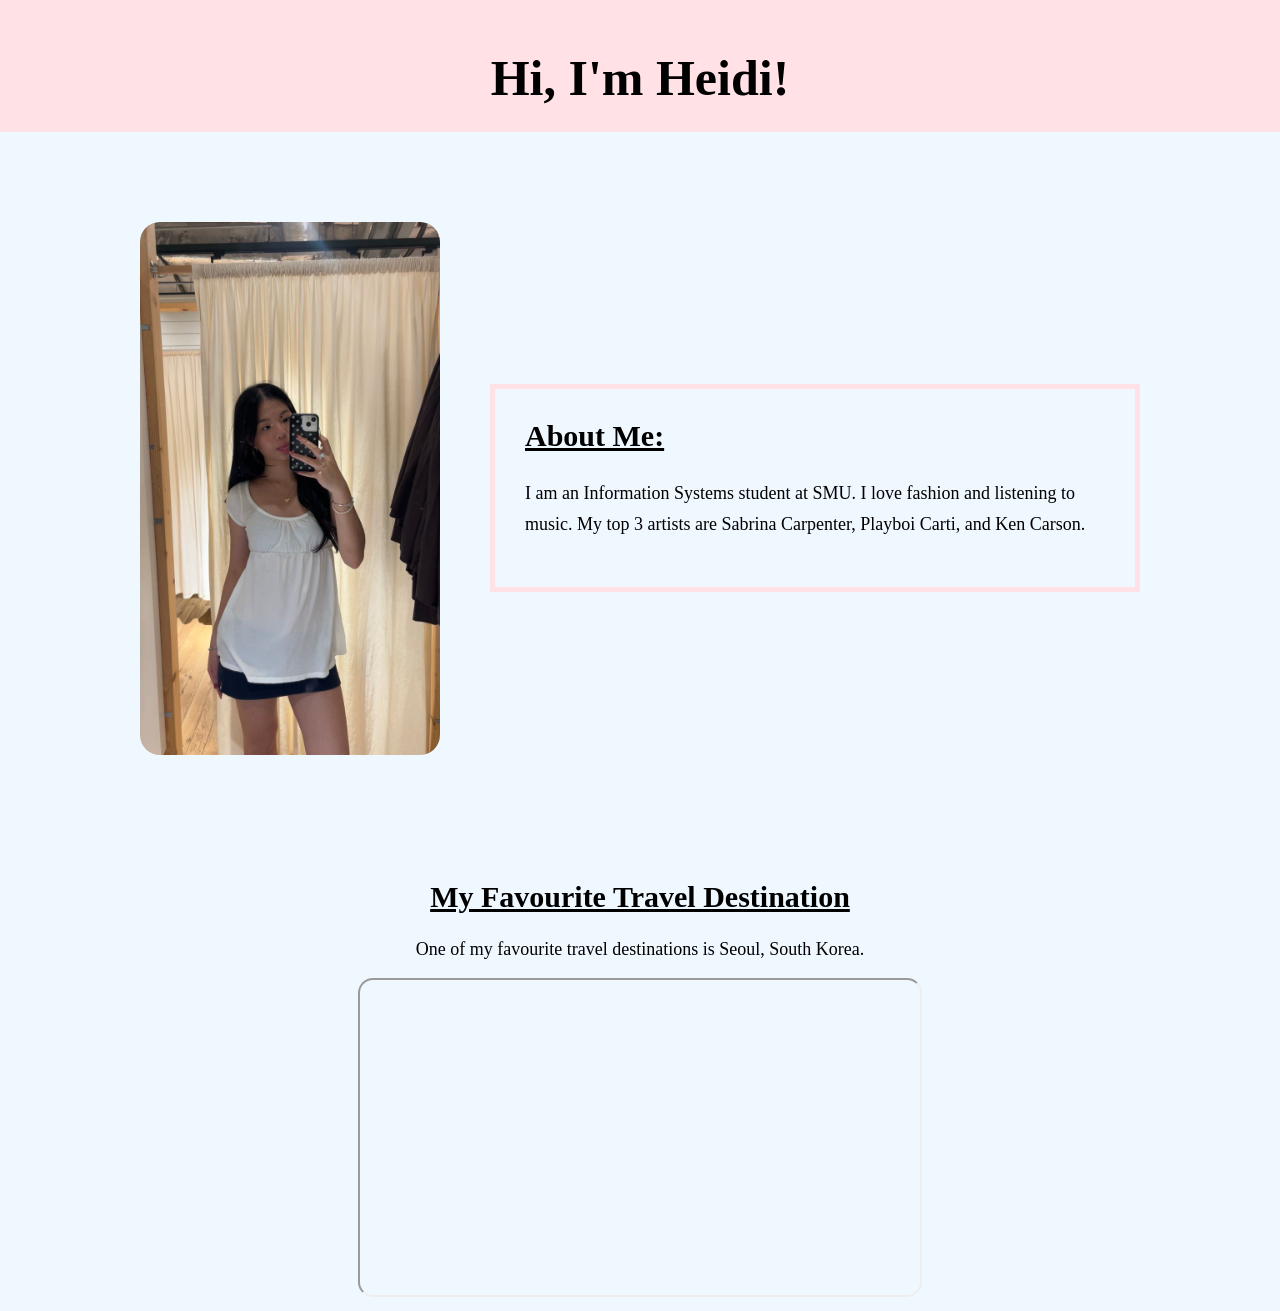
<file: index.html>
<!DOCTYPE html>
<html>
    <head>
        <title>Heidi's Personal Website</title>
        <link rel="stylesheet" href="personal.css">
    </head>

    <body>
        <header>
            <h1>Hi, I'm Heidi!</h1>
        </header>

        <section class="about">
            <img src="images/me.jpg">
            <div class="bio">
                <h2>About Me:</h2>

                <p>I am an Information Systems student at SMU.
                    I love fashion and listening to music.
                    My top 3 artists are Sabrina Carpenter, Playboi Carti, and Ken Carson.
                </p>
            </div>
        </section>

        <section class="travel">
            <h2>My Favourite Travel Destination</h2>

            <p>
                One of my favourite travel destinations is Seoul, South Korea.
            </p>
            <iframe
                width="560"
                height="315"
                src="https://www.youtube.com/embed/netVgWXS_xU?autoplay=1&mute=1"
                title="Seoul Travel Video"
                allow="autoplay; encrypted-media"
                allowfullscreen>
            </iframe>
        </section>
    </body>
</html>
</file>
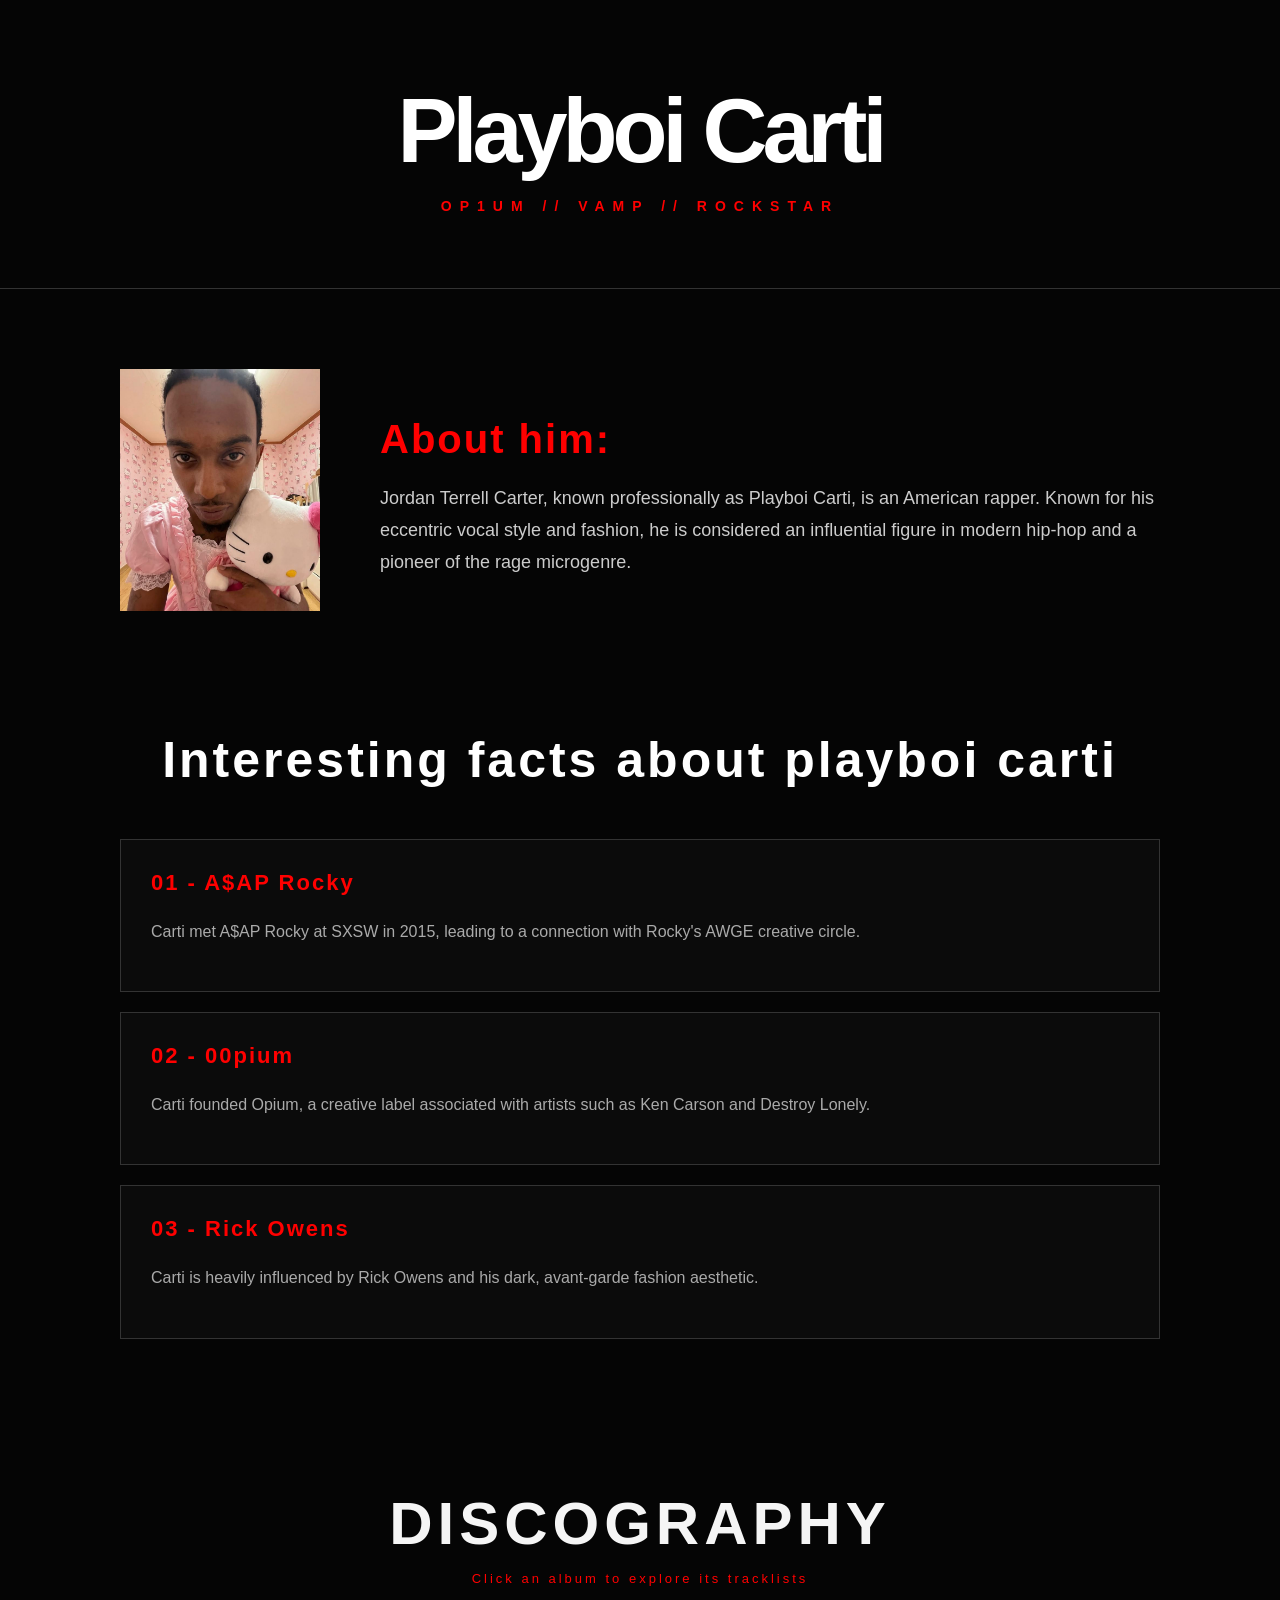
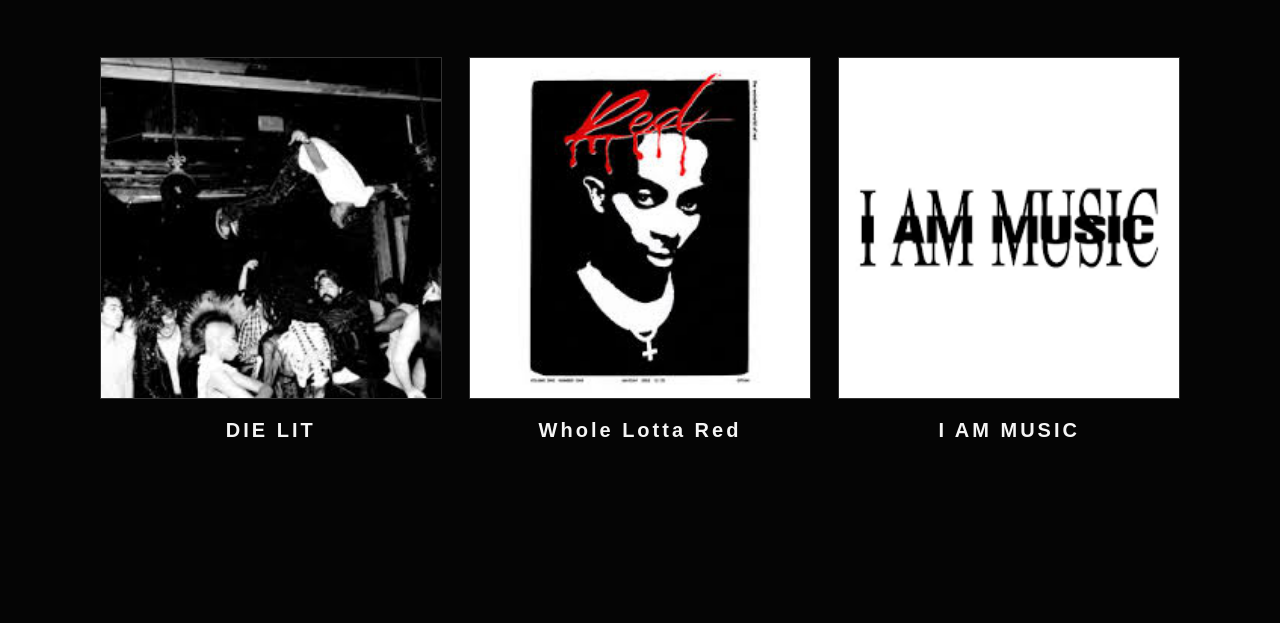
<file: fanpage.html>
<html>
    <head>
        <title>Playboi Carti Fan Page</title>
        <link rel="stylesheet" href="style.css">
    </head>
    <body>
        <header>
            <h1>Playboi Carti</h1>
            <p>OP1UM // VAMP // ROCKSTAR</p>
        </header>

        <section class="introduction">
            <img src="images/carti.jpg" width=200 alt="Playboi Carti">
            <div>
                <h2>About him:</h2>
                <p>
                    Jordan Terrell Carter, known professionally as Playboi Carti, 
                    is an American rapper. Known for his eccentric vocal style and fashion, 
                    he is considered an influential figure in modern hip-hop and a pioneer of the rage microgenre.
                </p>
            </div>
        </section>

        <section class="facts">
            <h2>Interesting facts about playboi carti</h2>
            <div class="fact">
                <h3>01 - A$AP Rocky</h3>
                <p>Carti met A$AP Rocky at SXSW in 2015, leading to a connection with Rocky's AWGE creative circle.</p>
            </div>  
            <div class="fact">
                <h3>02 - 00pium</h3>
                <p>Carti founded Opium, a creative label associated with artists such as Ken Carson and Destroy Lonely.</p>
            </div>    
            <div class="fact">
                <h3>03 - Rick Owens</h3>
                <p>Carti is heavily influenced by Rick Owens and his dark, avant-garde fashion aesthetic.</p>
            </div>
        </section>

        <section class="albums">
            <h2>DISCOGRAPHY</h2>
            <p>Click an album to explore its tracklists</p>
            
            <div class="album">
                <img src="images/dielit.jpeg" alt="Die Lit album cover">
                <h3>DIE LIT</h3>
                <div class="songs">
                    <ol>
                        <li>Long Time (Intro)</li>
                        <li>R.I.P.</li>
                        <li>Lean 4 Real</li>
                        <li>Old Money</li>
                        <li>Love Hurts</li>
                        <li>Shoota</li>
                        <li>Right Now</li>
                        <li>Poke It Out</li>
                        <li>Home (KOD)</li>
                        <li>Fell In Luv</li>
                        <li>Foreign</li>
                        <li>Pull Up</li>
                        <li>Mileage</li>
                        <li>FlatBed Freestyle</li>
                        <li>No Time</li>
                        <li>Middle of the Summer</li>
                        <li>R.I.P. Fredo</li>
                        <li>Top</li>
                    </ol>
                </div>
            </div>

            <div class="album">
                <img src="images/wholelottared.jpeg" alt="Whole Lotta Red album cover">
                <h3>Whole Lotta Red</h3>
                <div class="songs">
                    <ol>
                        <li>Rockstar Made</li>
                        <li>Go2DaMoon</li>
                        <li>Stop Breathing</li>
                        <li>Beno!</li>
                        <li>JumpOutTheHouse</li>
                        <li>M3tamorphosis</li>
                        <li>Slay3r</li>
                        <li>No Sl33p</li>
                        <li>New Tank</li>
                        <li>Teen X</li>
                        <li>Meh</li>
                        <li>Vamp Anthem</li>
                        <li>New N3on</li>
                        <li>Control</li>
                        <li>Punk Monk</li>
                        <li>On That Time</li>
                        <li>King Vamp</li>
                        <li>Place</li>
                        <li>Sky</li>
                        <li>Over</li>
                        <li>ILoveUIHateU</li>
                        <li>Die4Guy</li>
                        <li>Not PLaying</li>
                        <li>F33l Lik3 Dyin</li>
                    </ol>
                </div>
            </div>

            <div class="album">
                <img src="images/iammusic.png" alt="I AM MUSIC album cover">
                <h3>I AM MUSIC</h3>

                <div class="songs">
                    <ol>
                        <li>POP OUT</li>
                        <li>CRUSH</li>
                        <li>k POP</li>
                        <li>EVIL J0RDAN</li>
                        <li>MOJO JOJO</li>
                        <li>PHILLY</li>
                        <li>RADAR</li>
                        <li>RATHER LIE</li>
                        <li>FINE SHIT</li>
                        <li>BACKD00R</li>
                        <li>TOXIC</li>
                        <li>MUNYUN</li>
                        <li>CRANK</li>
                        <li>CHARGE DEM HOES A LOT</li>
                        <li>OPM BABI</li>
                        <li>TWIN TRIM</li>
                        <li>LIKE WEEZY</li>
                        <li>DIS 1 GOT IT</li>
                        <li>WALK</li>
                        <li>NO 1</li>
                        <li>OPM!</li>
                        <li>GOOD CREDIT</li>
                        <li>JUMPIN</li>
                        <li>TRIM</li>
                        <li>COCAINE NOSE</li>
                        <li>WE NEED ALL DA VIBES</li>
                        <li>OLYMPIAN</li>
                        <li>OPM</li>
                        <li>ONCE AGAIN</li>
                        <li>RAH TAH TAH</li>
                    </ol>
                </div>
            </div>

        </section>


        <script src="script.js"></script>
    </body>
    

</html>
</file>
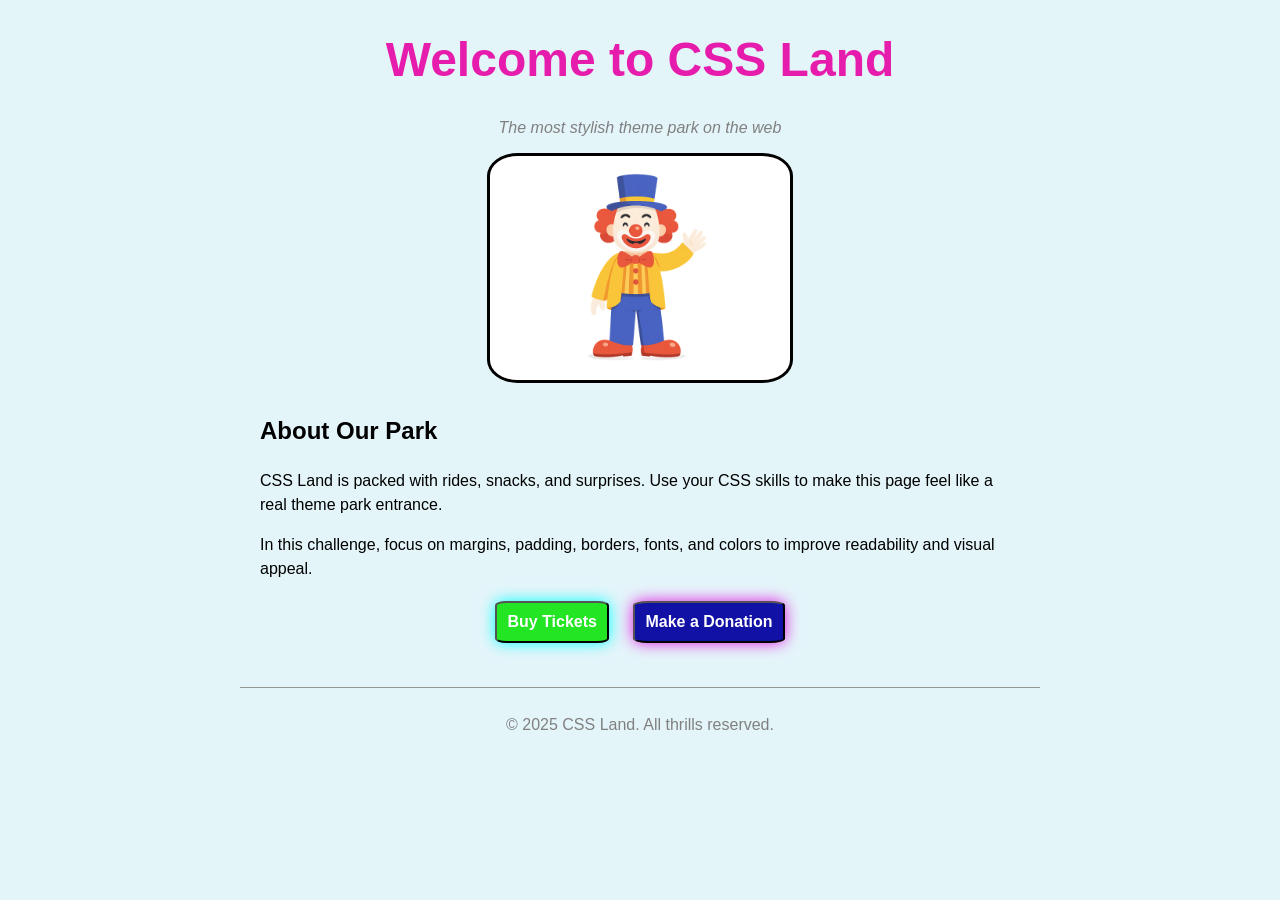
<file: W2_challenges/Challenge1/home.html>
<!DOCTYPE html>
<html lang="en">
<head>
    <meta charset="UTF-8" />
    <meta name="viewport" content="width=device-width, initial-scale=1.0"/>
    <title>Challenge 1 - CSS Land - Welcome</title>
    <link rel="stylesheet" href="styles.css"/>
</head>
<body>

    <!-- DO NOT MODIFY HTML
         YOU MAY ONLY EDIT styles.css
    -->

    <div class="container">

        <header class="site-header">
            <h1>Welcome to <span class="park-name">CSS Land</span></h1>
            <p class="tagline">The most stylish theme park on the web</p>
        </header>

        <main>
            <section class="hero">
                <div class="mascot-placeholder" aria-label="Mascot placeholder" role="img">
                    <img id="mascot-image" src="mascot.png">
                </div>
            </section>

            <section class="about">
                <h2>About Our Park</h2>
                <p>CSS Land is packed with rides, snacks, and surprises. Use your CSS skills to make this
                    page feel like a real theme park entrance.
                </p>
                <p>In this challenge, focus on margins, padding, borders, fonts, and colors to improve
                    readability and visual appeal.
                </p>
            </section>

            <section class="actions">
                <button class="buy-tickets">Buy Tickets</button>
                <button class="make-donation">Make a Donation</button>
            </section>
        </main>

        <footer class="site-footer">
            <p>© 2025 CSS Land. All thrills reserved.</p>
        </footer>

    </div>

</body>
</html>
</file>
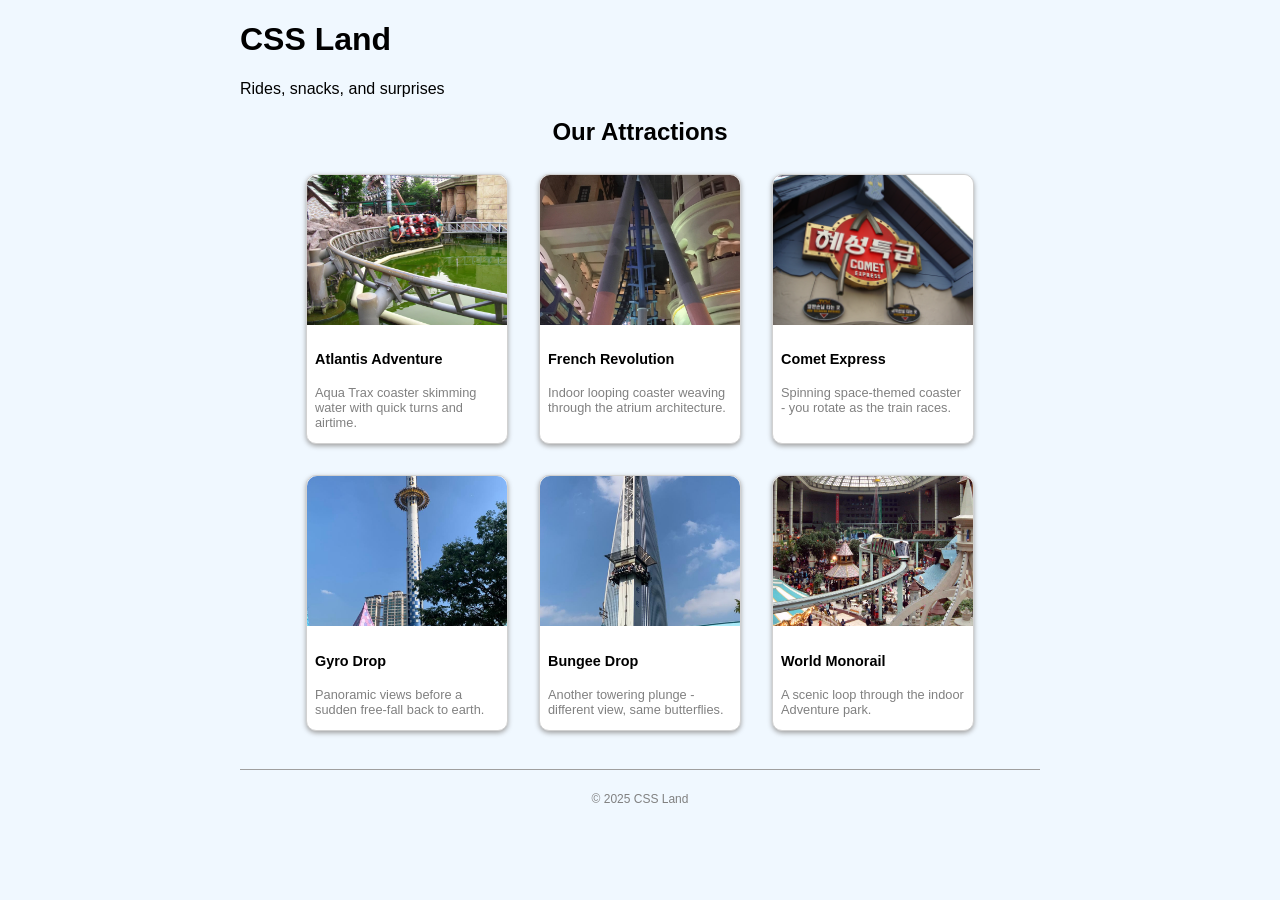
<file: W2_challenges/Challenge2/home.html>
<!DOCTYPE html>
<html lang="en">
<head>
    <meta charset="UTF-8" />
    <meta name="viewport" content="width=device-width, initial-scale=1.0"/>
    <title>Challenge 2 - CSS Land - Attractions Gallery</title>
    <link rel="stylesheet" href="styles.css"/>
</head>
<body>

    <!-- DO NOT MODIFY home.html -->
    <!-- Add all styling in styles.css -->

    <div class="container">
        <header class="site-header">
            <h1>CSS Land</h1>
            <p class="tagline">Rides, snacks, and surprises</p>
        </header>

        <main>
            <section class="attractions">
                <h2>Our Attractions</h2>

                <div class="cards">
                    <article class="card">
                        <img src="images/atlantis.jpg" alt="Atlantis Adventure at Lotte World">
                        <h3>Atlantis Adventure</h3>
                        <p class="blurb">Aqua Trax coaster skimming water with quick turns and airtime.</p>
                    </article>

                    <article class="card">
                        <img src="images/french.jpg" alt="French Revolution indoor coaster">
                        <h3>French Revolution</h3>
                        <p class="blurb">Indoor looping coaster weaving through the atrium architecture.</p>
                    </article>

                    <article class="card">
                        <img src="images/comet.jpg" alt="Comet Express at Lotte World">
                        <h3>Comet Express</h3>
                        <p class="blurb">Spinning space-themed coaster - you rotate as the train races.</p>
                    </article>

                    <article class="card">
                        <img src="images/gyro.jpg" alt="Gyro Drop tower ride at Lotte World">
                        <h3>Gyro Drop</h3>
                        <p class="blurb">Panoramic views before a sudden free-fall back to earth.</p>
                    </article>

                    <article class="card">
                        <img src="images/bungee.jpg" alt="Bungee Drop at Lotte World">
                        <h3>Bungee Drop</h3>
                        <p class="blurb">Another towering plunge - different view, same butterflies.</p>
                    </article>

                    <article class="card">
                        <img src="images/monorail.jpg" alt="World Monorail at Lotte World Adventure">
                        <h3>World Monorail</h3>
                        <p class="blurb">A scenic loop through the indoor Adventure park.</p>
                    </article>
                </div>
            </section>
        </main>

        <footer class="site-footer">
            <p>© 2025 CSS Land</p>
        </footer>
    </div>

</body>
</html>
</file>
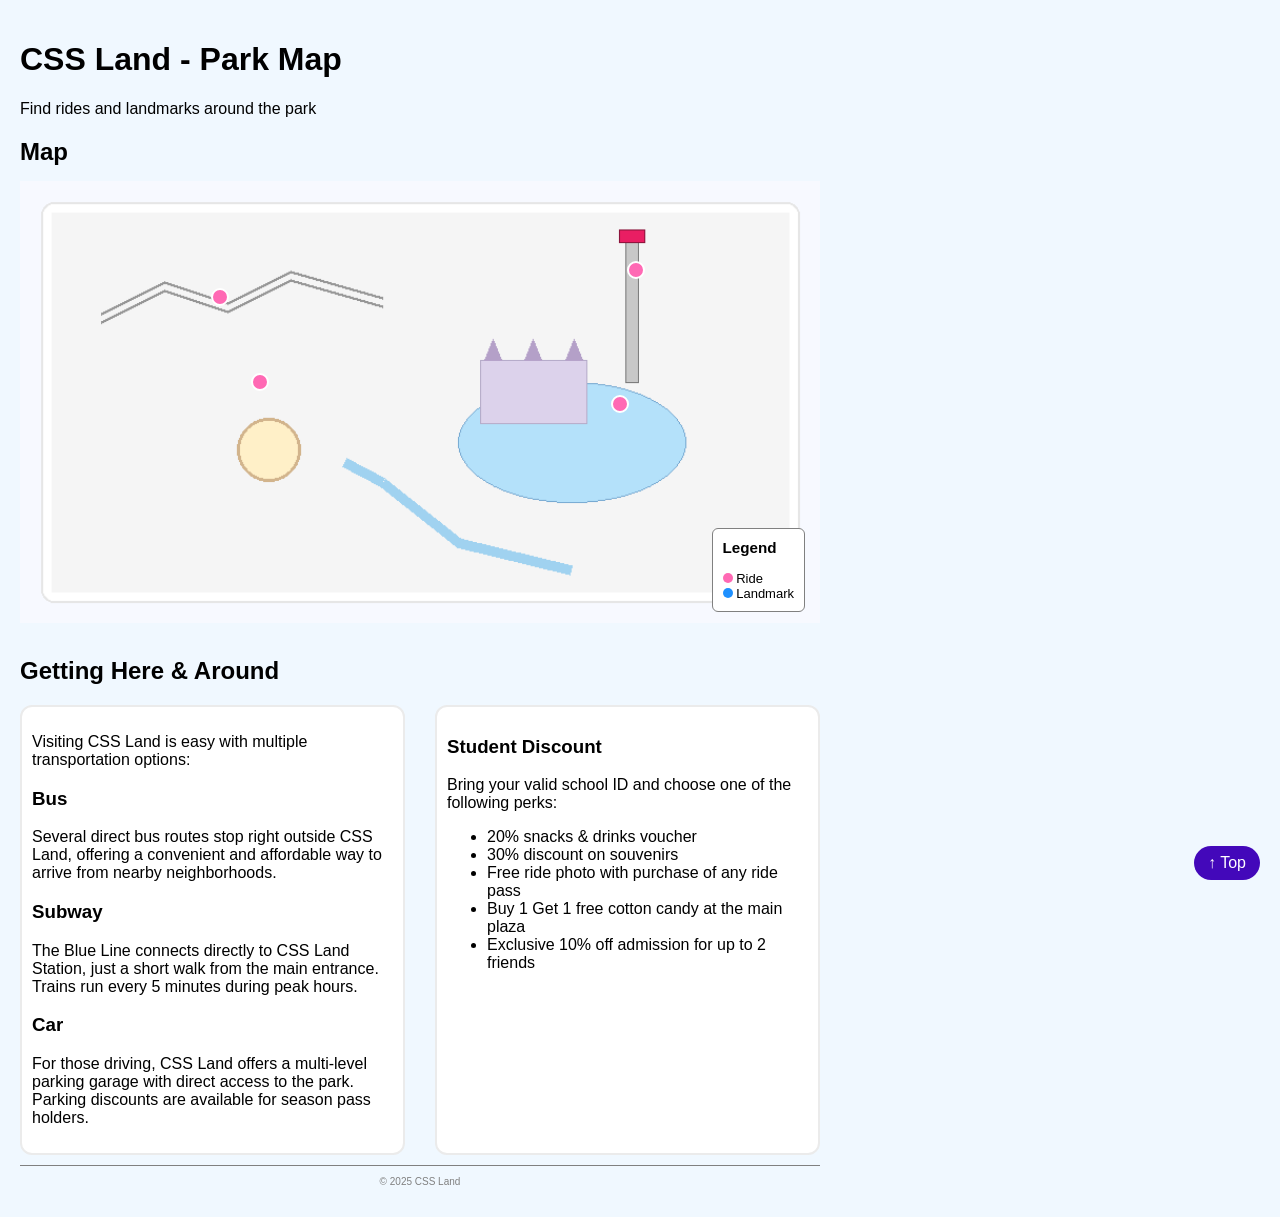
<file: W2_challenges/Challenge3/home.html>
<!DOCTYPE html>
<html lang="en">
<head>
    <meta charset="UTF-8" />
    <meta name="viewport" content="width=device-width, initial-scale=1.0"/>
    <title>Challenge 3 - CSS Land - Park Map</title>
    <link rel="stylesheet" href="styles.css"/>
</head>
<body id="top">
    <!-- DO NOT MODIFY home.html -->
    <!-- Add all your styles in styles.css -->

    <div class="container">
        <header class="site-header">
            <h1>CSS Land - Park Map</h1>
            <p class="tagline">Find rides and landmarks around the park</p>
        </header>

        <main>
            <section class="map-section">
                <h2>Map</h2>

                <!-- Map wrapper: make this the positioning context -->
                <div class="map-wrapper">
                    <!-- Map image -->
                    <img class="park-map" src="map.png" alt="CSS Land Park Map">

                    <!-- Attraction markers (place precisely on the map) -->
                    <button class="marker" id="marker-atlantis" aria-label="Atlantis Adventure">
                        <span class="tooltip">Atlantis Adventure</span>
                    </button>

                    <button class="marker" id="marker-gyro" aria-label="Gyro Drop">
                        <span class="tooltip">Gyro Drop</span>
                    </button>

                    <button class="marker" id="marker-carousel" aria-label="Carousel Dreams">
                        <span class="tooltip">Carousel Dreams</span>
                    </button>

                    <button class="marker" id="marker-river" aria-label="River Rapids">
                        <span class="tooltip">River Rapids</span>
                    </button>

                    <!-- Legend box pinned to map corner -->
                    <aside class="legend">
                        <h3>Legend</h3>
                        <ul>
                            <li><span class="dot ride"></span> Ride</li>
                            <li><span class="dot landmark"></span> Landmark</li>
                        </ul>
                    </aside>
                </div>
            </section>

            <section class="transport">
                <h2>Getting Here & Around</h2>
                <div class="transport-columns">
                    <!-- Left column: Transportation info -->
                    <div class="transport-info">
                        <p>Visiting CSS Land is easy with multiple transportation options:</p>

                        <h3>Bus</h3>
                        <p>Several direct bus routes stop right outside CSS Land, offering a convenient and affordable way to arrive from nearby neighborhoods.</p>

                        <h3>Subway</h3>
                        <p>The Blue Line connects directly to CSS Land Station, just a short walk from the main entrance. Trains run every 5 minutes during peak hours.</p>

                        <h3>Car</h3>
                        <p>For those driving, CSS Land offers a multi-level parking garage with direct access to the park. Parking discounts are available for season pass holders.</p>
                    </div>

                    <!-- Right column: Student discount info -->
                    <div class="transport-discounts">
                        <h3>Student Discount</h3>
                        <p>Bring your valid school ID and choose one of the following perks:</p>
                        <ul>
                            <li>20% snacks & drinks voucher</li>
                            <li>30% discount on souvenirs</li>
                            <li>Free ride photo with purchase of any ride pass</li>
                            <li>Buy 1 Get 1 free cotton candy at the main plaza</li>
                            <li>Exclusive 10% off admission for up to 2 friends</li>
                        </ul>
                    </div>
                </div>
            </section>

        </main>

        <!-- Fixed Back to Top button -->
        <a href="#top" class="back-to-top" aria-label="Back to top">↑ Top</a>

        <footer class="site-footer">
            <p>© 2025 CSS Land</p>
        </footer>
    </div>
</body>
</html>
</file>
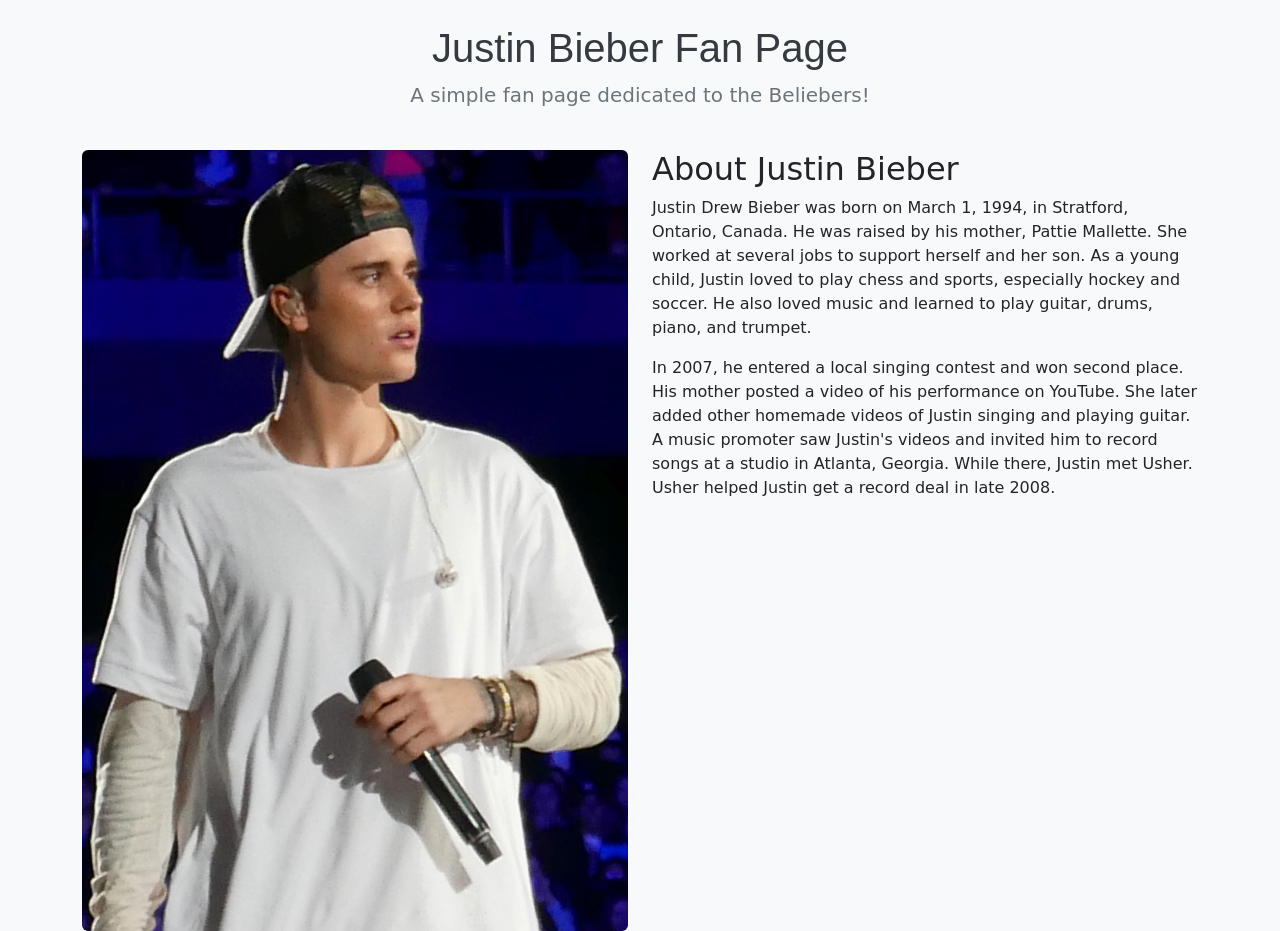
<file: W3_challenges/Challenge1/justin.html>
<!DOCTYPE html>
<html lang="en">
<head>
    <meta charset="UTF-8">
    <meta name="viewport" content="width=device-width, initial-scale=1.0">
    <title>Challenge 1 - Justin</title>

    <!-- Bootstrap CSS -->
    <link href="https://cdn.jsdelivr.net/npm/bootstrap@5.3.7/dist/css/bootstrap.min.css" rel="stylesheet" integrity="sha384-LN+7fdVzj6u52u30Kp6M/trliBMCMKTyK833zpbD+pXdCLuTusPj697FH4R/5mcr" crossorigin="anonymous">

    <!-- External CSS -->
    <link rel="stylesheet" href="styles.css">

</head>
<body>

    <div class="container">

        <div class="row">
            <!-- Task 1
                 - The text such as Heading and Paragraph must be horizontally centered (Use appropriate Bootstrap classes)
                 - There should be some margin at the Top and at the Bottom of the text (Use appropriate Bootstrap classes)
            -->
            <div class="col-12 text-center mt-4">
                <h1>Justin Bieber Fan Page</h1>
                <p class="lead">A simple fan page dedicated to the Beliebers!</p>
            </div>
        </div>

        <div class="row mt-4">

            <!-- Task 2
                    Add your columns here -->
            <div class="col-md-6">
                <img class="img-fluid rounded" src="justin_concert.jpg">
            </div>
            <div class="col-md-6">
                <h2>About Justin Bieber</h2>

                <p>
                    Justin Drew Bieber was born on March 1, 1994, in Stratford, Ontario, Canada. He was raised by his mother, Pattie Mallette. She worked at several jobs to support herself and her son. As a young child, Justin loved to play chess and sports, especially hockey and soccer. He also loved music and learned to play guitar, drums, piano, and trumpet.
                </p>
                <p>
                    In 2007, he entered a local singing contest and won second place. His mother posted a video of his performance on YouTube. She later added other homemade videos of Justin singing and playing guitar. A music promoter saw Justin's videos and invited him to record songs at a studio in Atlanta, Georgia. While there, Justin met Usher. Usher helped Justin get a record deal in late 2008.
                </p>
            </div>

            <!-- You can find Justin's photo in Challenge1/justin_concert.jpg -->
            
            <!-- Here's Justin's biography 
            
            About Justin Bieber

            Justin Drew Bieber was born on March 1, 1994, in Stratford, Ontario, Canada. He was raised by his mother, Pattie Mallette. She worked at several jobs to support herself and her son. As a young child, Justin loved to play chess and sports, especially hockey and soccer. He also loved music and learned to play guitar, drums, piano, and trumpet.

            In 2007, he entered a local singing contest and won second place. His mother posted a video of his performance on YouTube. She later added other homemade videos of Justin singing and playing guitar. A music promoter saw Justin's videos and invited him to record songs at a studio in Atlanta, Georgia. While there, Justin met Usher. Usher helped Justin get a record deal in late 2008.

            -->
        </div>

    </div>

    <!-- Bootstrap JavaScript -->
    <script src="https://cdn.jsdelivr.net/npm/bootstrap@5.3.7/dist/js/bootstrap.bundle.min.js" integrity="sha384-ndDqU0Gzau9qJ1lfW4pNLlhNTkCfHzAVBReH9diLvGRem5+R9g2FzA8ZGN954O5Q" crossorigin="anonymous"></script>

</body>
</html>
</file>
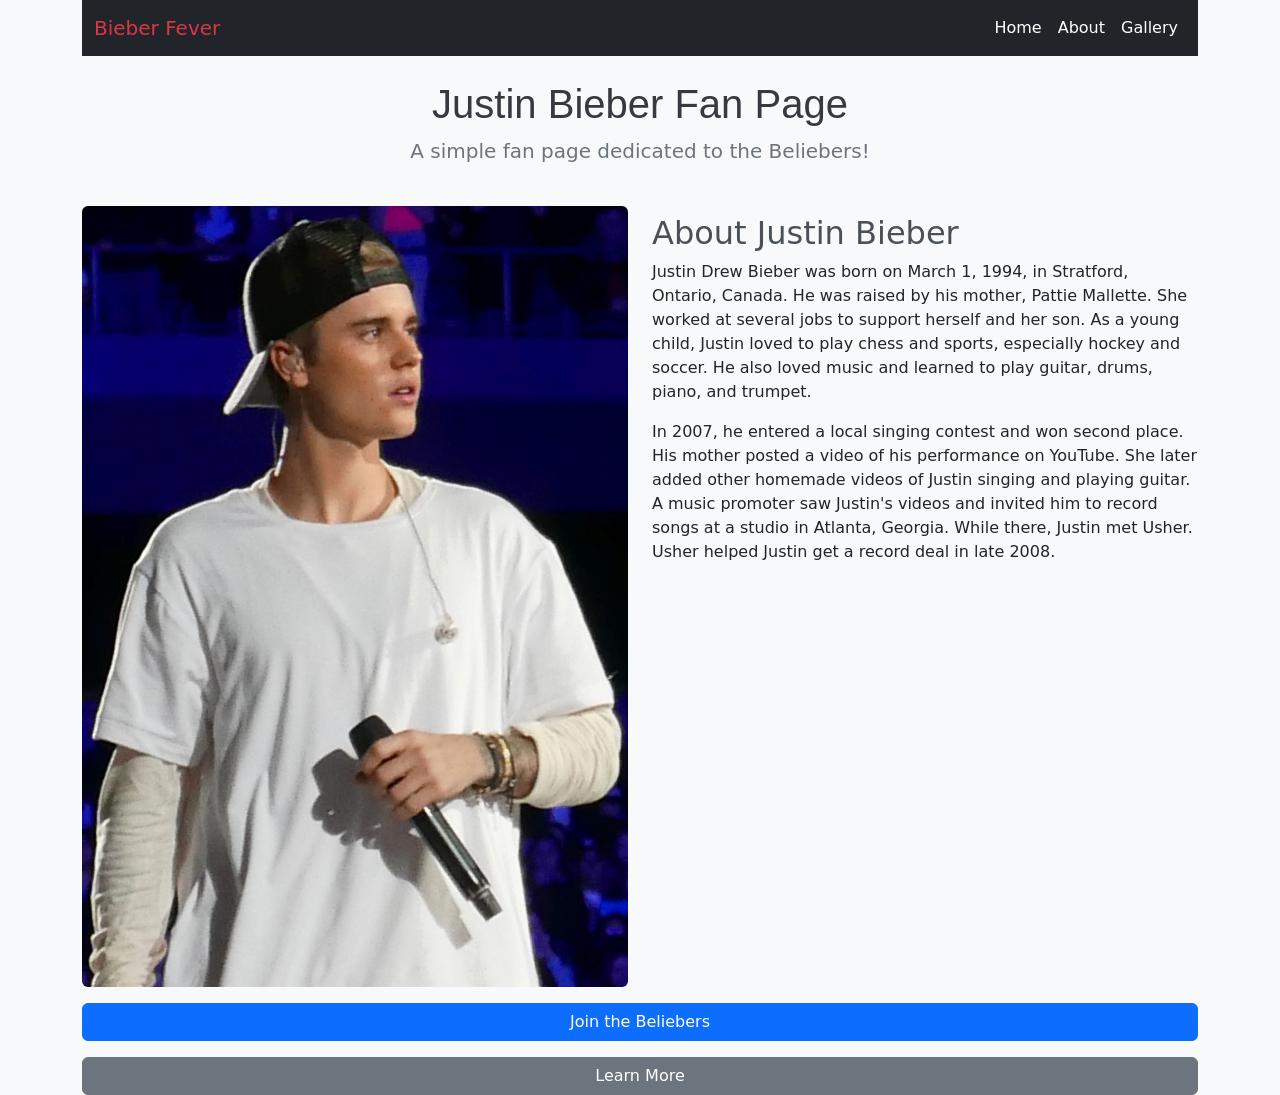
<file: W3_challenges/Challenge2/justin.html>
<!DOCTYPE html>
<html lang="en">
<head>
    <meta charset="UTF-8">
    <meta name="viewport" content="width=device-width, initial-scale=1.0">
    <title>Challenge 2 - Justin</title>

    <!-- Bootstrap CSS -->
    <link href="https://cdn.jsdelivr.net/npm/bootstrap@5.3.7/dist/css/bootstrap.min.css" rel="stylesheet" integrity="sha384-LN+7fdVzj6u52u30Kp6M/trliBMCMKTyK833zpbD+pXdCLuTusPj697FH4R/5mcr" crossorigin="anonymous">

    <!-- External CSS -->
    <link rel="stylesheet" href="styles.css">

</head>
<body>

    <div class="container">

        <!-- Task 1
             - Add a navigation bar
        -->

        <nav class="navbar navbar-expand-lg navbar-dark bg-dark">
            <div class=container-fluid>
                <a class="navbar-brand text-danger" href="#">Bieber Fever</a>
                <button class="navbar-toggler" type="button" data-bs-toggle="collapse" data-bs-target="#navbarMenu">
                    <span class="navbar-toggler-icon"></span>
                </button>
                <div class="collapse navbar-collapse" id="navbarMenu">
                    <ul class="navbar-nav ms-auto">
                        <li class="nav-item">
                        <a class="nav-link text-white" href="#">Home</a>
                        </li>
                        <li class="nav-item">
                            <a class="nav-link text-white" href="#about">About</a>
                        </li>
                        <li class="nav-item">
                            <a class="nav-link text-white" href="#gallery">Gallery</a>
                        </li>
                    </ul>
                </div>
            </div>
        </nav>

        <div class="row">
            <div class="col-12 text-center my-4">
                <h1>Justin Bieber Fan Page</h1>
                <p class="lead">A simple fan page dedicated to the Beliebers!</p>
            </div>
        </div>

        <div class="row">

            <div class="col-md-6 text-center">
                <img src="justin_concert.jpg" 
                class="img-fluid rounded" alt="Justin Bieber">
            </div>

            <div class="col-md-6 my-2">

                <h2>About Justin Bieber</h2>

                <p>Justin Drew Bieber was born on March 1, 1994, in Stratford, Ontario, Canada. He was raised by his mother, Pattie Mallette. She worked at several jobs to support herself and her son. As a young child, Justin loved to play chess and sports, especially hockey and soccer. He also loved music and learned to play guitar, drums, piano, and trumpet.</p>

                <p>In 2007, he entered a local singing contest and won second place. His mother posted a video of his performance on YouTube. She later added other homemade videos of Justin singing and playing guitar. A music promoter saw Justin's videos and invited him to record songs at a studio in Atlanta, Georgia. While there, Justin met Usher. Usher helped Justin get a record deal in late 2008.</p>
            </div>

        </div>

        <!-- Task 2
             - Add 2 buttons
        -->
        <button class="btn btn-primary w-100 mt-3" onclick="alert('You are now a Belieber!')">Join the Beliebers</button>
        <a href="https://www.justinbiebermusic.com" class="btn btn-secondary w-100 mt-3">Learn More</a>

    </div>
    

    <!-- Bootstrap JavaScript -->
    <script src="https://cdn.jsdelivr.net/npm/bootstrap@5.3.7/dist/js/bootstrap.bundle.min.js" integrity="sha384-ndDqU0Gzau9qJ1lfW4pNLlhNTkCfHzAVBReH9diLvGRem5+R9g2FzA8ZGN954O5Q" crossorigin="anonymous"></script>

</body>
</html>
</file>
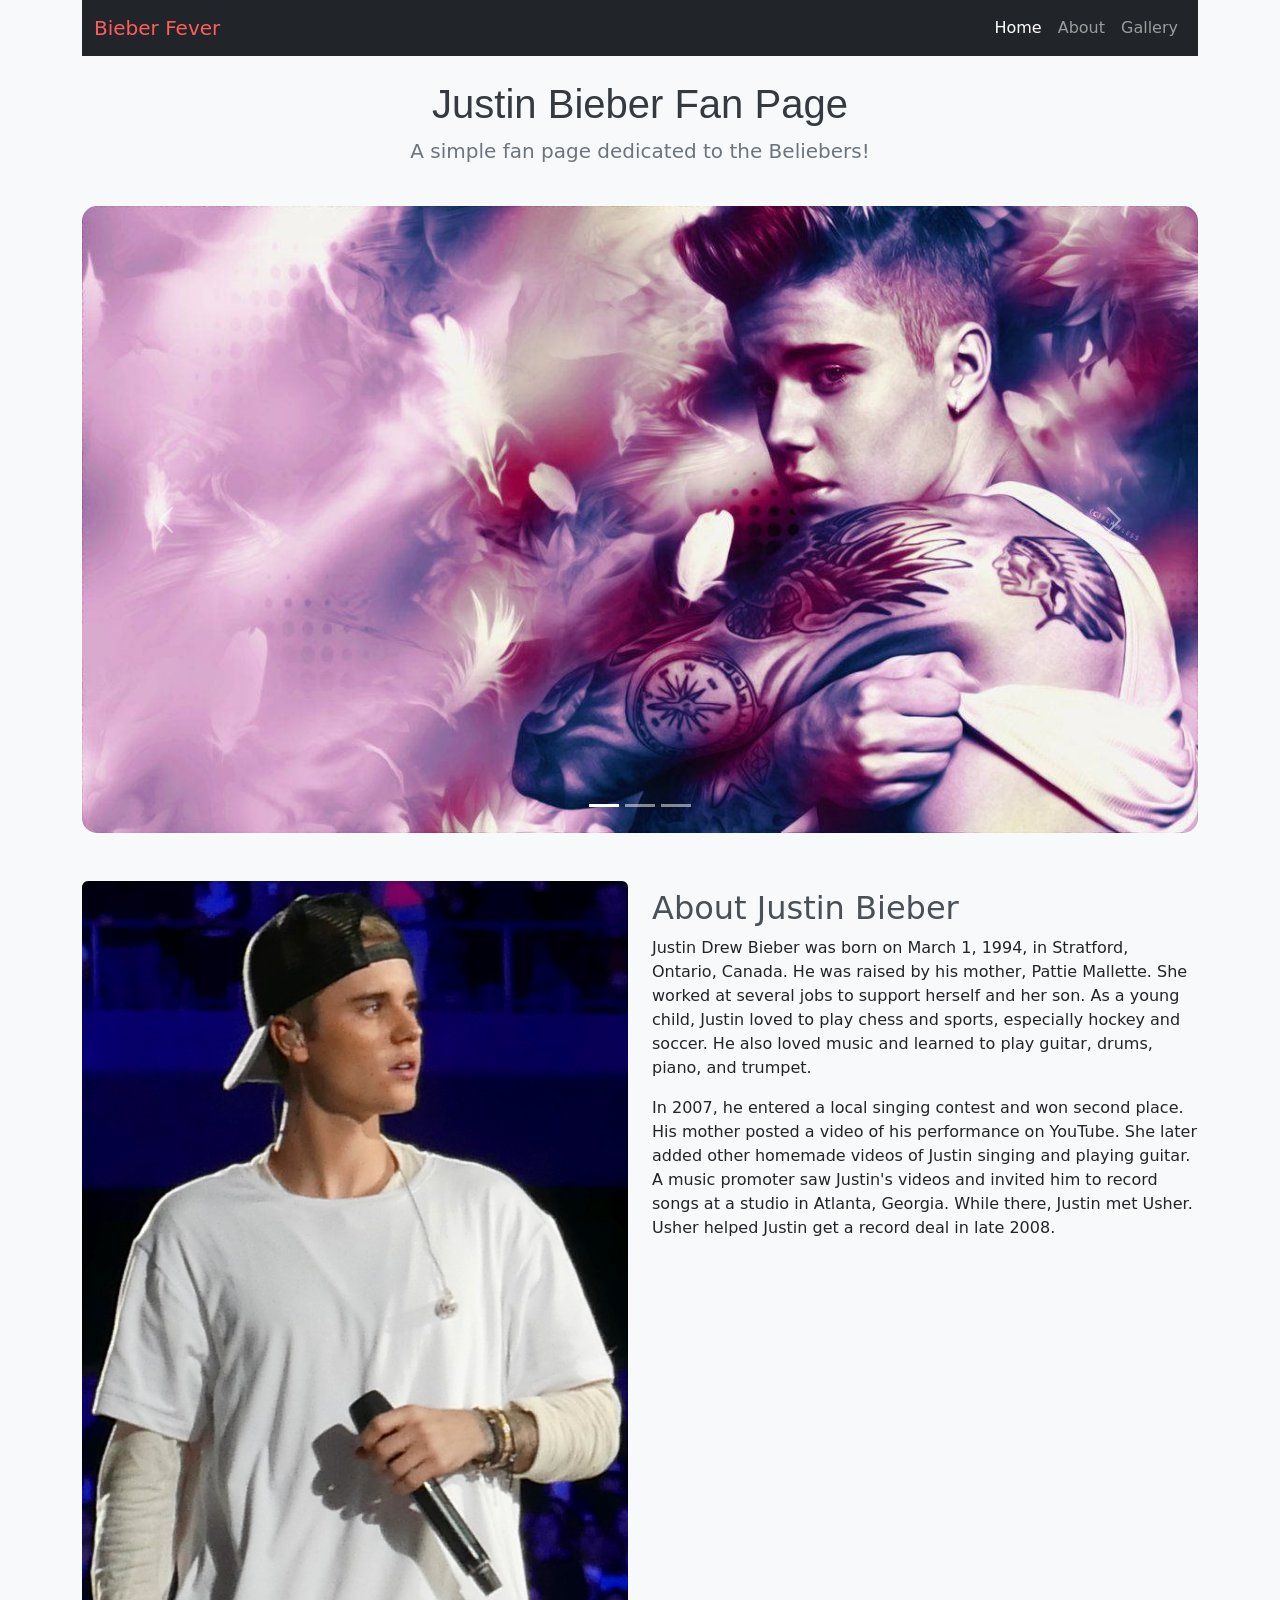
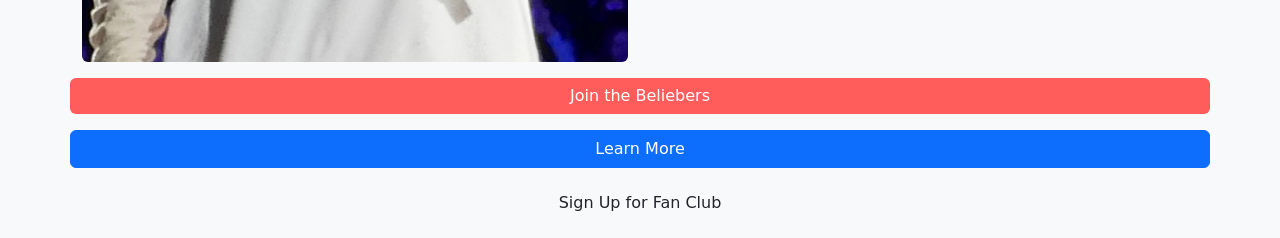
<file: W3_challenges/Challenge3/justin.html>
<!DOCTYPE html>
<html lang="en">
<head>
    <meta charset="UTF-8">
    <meta name="viewport" content="width=device-width, initial-scale=1.0">
    <title>Challenge 3 - Justin</title>

    <!-- Bootstrap CSS -->
    <link href="https://cdn.jsdelivr.net/npm/bootstrap@5.3.7/dist/css/bootstrap.min.css" rel="stylesheet" integrity="sha384-LN+7fdVzj6u52u30Kp6M/trliBMCMKTyK833zpbD+pXdCLuTusPj697FH4R/5mcr" crossorigin="anonymous">

    <!-- External CSS -->
    <link rel="stylesheet" href="styles.css">

</head>
<body>

    <div class="container">

        <!-- Navbar -->
        <nav class="navbar navbar-expand-lg navbar-dark bg-dark">
            <div class="container-fluid">
                <a class="navbar-brand" href="#">Bieber Fever</a>
                <button class="navbar-toggler" type="button" data-bs-toggle="collapse" data-bs-target="#navbarNav" aria-controls="navbarNav" aria-expanded="false" aria-label="Toggle navigation">
                    <span class="navbar-toggler-icon"></span>
                </button>
                <div class="collapse navbar-collapse" id="navbarNav">
                    <ul class="navbar-nav ms-auto">
                        <li class="nav-item">
                            <a class="nav-link active" aria-current="page" href="#">Home</a>
                        </li>
                        <li class="nav-item">
                            <a class="nav-link" href="#">About</a>
                        </li>
                        <li class="nav-item">
                            <a class="nav-link" href="#">Gallery</a>
                        </li>
                    </ul>
                </div>
            </div>
        </nav>

        <div class="row">
            <!-- Header Section -->
            <div class="col-12 text-center my-4">
                <h1>Justin Bieber Fan Page</h1>
                <p class="lead">A simple fan page dedicated to the Beliebers!</p>
            </div>
        </div>

        <!-- Task 1
             - Gallery Carousel Placeholder
             - Add your carousel here 
             - Slideshow image files are:
                justin1.jpg
                justin2.jpg
                justin3.jpg
        -->
        <div id="carouselJB" class="carousel slide">
            <div class="carousel-indicators">
                <button type="button" data-bs-target="#carouselJB" data-bs-slide-to="0" class="active"></button>
                <button type="button" data-bs-target="#carouselJB" data-bs-slide-to="1"></button>
                <button type="button" data-bs-target="#carouselJB" data-bs-slide-to="2"></button>
            </div>
            <div class="carousel-inner">
                <div class="carousel-item active">
                    <img src="justin1.jpg" class="d-block w-100">
                </div>
                <div class="carousel-item">
                    <img src="justin2.jpg" class="d-block w-100">
                </div>
                <div class="carousel-item">
                    <img src="justin3.jpg" class="d-block w-100">
                </div>
            </div>
            <button class="carousel-control-prev" type="button" data-bs-target="#carouselJB" data-bs-slide="prev">
                <span class="carousel-control-prev-icon"></span>
                <span class="visually-hidden">Previous</span>
            </button>
            <button class="carousel-control-next" type="button" data-bs-target="#carouselJB" data-bs-slide="next">
                <span class="carousel-control-next-icon"></span>
                <span class="visually-hidden">Next</span>
            </button>
        </div>
    

        <div class="row mt-5">

            <div class="child col-md-6 text-center">
                <img src="justin_concert.jpg" 
                class="img-fluid rounded" alt="Justin Bieber">
            </div>

            <div class="child col-md-6 my-2">

                <h2>About Justin Bieber</h2>

                <p>Justin Drew Bieber was born on March 1, 1994, in Stratford, Ontario, Canada. He was raised by his mother, Pattie Mallette. She worked at several jobs to support herself and her son. As a young child, Justin loved to play chess and sports, especially hockey and soccer. He also loved music and learned to play guitar, drums, piano, and trumpet.</p>

                <p>In 2007, he entered a local singing contest and won second place. His mother posted a video of his performance on YouTube. She later added other homemade videos of Justin singing and playing guitar. A music promoter saw Justin's videos and invited him to record songs at a studio in Atlanta, Georgia. While there, Justin met Usher. Usher helped Justin get a record deal in late 2008.</p>
            </div>

        </div>


        <!-- Buttons and Alerts -->
        <div class="row">
            <button class="btn btn-custom mb-3 mt-3" onclick="alert('You are now a Belieber!')">Join the Beliebers</button>
            <a href="https://www.justinbiebermusic.com" class="btn btn-primary" target="_blank">Learn More</a>

            <!-- Task 2
             - Modal Button
             - Add a button here to trigger the modal -->
             <button class="btn btn-green mb-3 mt-3" >Sign Up for Fan Club</button>
            
        </div>


        <!-- Modal -->
        <div class="modal" tabindex="-1">
            <div class=""
        </div>
        


    </div>


    <!-- Bootstrap JavaScript -->
    <script src="https://cdn.jsdelivr.net/npm/bootstrap@5.3.7/dist/js/bootstrap.bundle.min.js" integrity="sha384-ndDqU0Gzau9qJ1lfW4pNLlhNTkCfHzAVBReH9diLvGRem5+R9g2FzA8ZGN954O5Q" crossorigin="anonymous"></script>

</body>
</html>
</file>
<file: personal.css>
body {
    margin:0;
    font-family: 'Times New Roman', Times, serif;
    background-color: aliceblue;
    color: black;
}

header {
    text-align: center;
    padding:15px;
    background-color: rgb(255, 225, 230);
}

header h1{
    font-size: 50px;
    margin-bottom: 10px;
}

.about {
    max-width: 1000px;
    margin: 60px auto;
    padding: 30px;
    display: flex;
    align-items: center;
    gap:50px;
}

.about img {
    width: 300px;
    object-fit: cover;
    border-radius: 20px;
}

.bio {
    padding: 30px;
    border: 5px solid rgb(255, 225, 230);
}

.bio h2 {
    margin-top: 0;
    font-size: 30px;
    text-decoration: underline;
}

.bio p {
    font-size: 18px;
    line-height: 1.7;
}

.travel {
    text-align: center;
    padding: 10px 20px;
}

.travel h2 {
    font-size: 30px;
    text-decoration: underline;
}

.travel p {
    font-size: 18px;
}

iframe {
    margin-top:25px;
    border-radius: 15px;
    margin-top: 0;
}
</file>
<file: style.css>
* {
    box-sizing: border-box;
}

body {
    margin: 0;
    background-color: #050505;
    color: #f5f5f5;
    font-family: Arial, Helvetica, sans-serif;
}

/* HEADER */

header {
    text-align: center;
    padding: 80px 20px 60px;
    border-bottom: 1px solid #333;
}

header h1 {
    margin: 0;
    font-size: 90px;
    letter-spacing: -5px;
    font-weight: 900;
    color: white;
}

header p {
    margin-top: 15px;
    color: #ff0000;
    font-size: 14px;
    letter-spacing: 8px;
    font-weight: bold;
}

/* INTRODUCTION */

.introduction {
    max-width: 1100px;
    margin: 80px auto;
    padding: 0 30px;
    display: flex;
    align-items: center;
    gap: 60px;
}

.introduction h2 {
    font-size: 40px;
    margin-bottom: 20px;
    color: #ff0000;
    letter-spacing: 2px;
}

.introduction p {
    font-size: 18px;
    line-height: 1.8;
    color: #cccccc;
}

/* FACTS */

.facts {
    max-width: 1100px;
    margin: 120px auto;
    padding: 0 30px;
}

.facts > h2 {
    text-align: center;
    font-size: 50px;
    margin-bottom: 50px;
    color: white;
    letter-spacing: 3px;
}

.fact {
    border: 1px solid #333;
    padding: 30px;
    margin-bottom: 20px;
    background-color: #0b0b0b;
    transition: 0.3s;
}

.fact h3 {
    color: #ff0000;
    font-size: 22px;
    letter-spacing: 2px;
    margin-top: 0;
}

.fact p {
    color: #aaaaaa;
    line-height: 1.7;
}

/* ALBUMS */

.albums {
    max-width: 1200px;
    margin: 150px auto;
    padding: 0 30px;
    text-align: center;
}

.albums > h2 {
    font-size: 60px;
    letter-spacing: 5px;
    margin-bottom: 10px;
}

.albums > p {
    color: #ff0000;
    letter-spacing: 3px;
    font-size: 13px;
    margin-bottom: 60px;
}

.album {
    display: inline-block;
    vertical-align: top;
    width: 30%;
    margin: 1%;
    cursor: pointer;
}

.album img {
    width: 100%;
    aspect-ratio: 1 / 1;
    object-fit: cover;
    border: 1px solid #333;
    transition: 0.3s;
}

.album:hover img {
    border-color: #ff0000;
    transform: scale(1.03);
}

.album h3 {
    font-size: 20px;
    letter-spacing: 3px;
    margin-top: 20px;
}

.songs {
    display: none;
}
</file>
<file: W2_challenges/Challenge1/styles.css>
/* styles.css - Challenge #1 (Skeleton) */

/* page wide styles*/
body {
    font-family: Arial, Helvetica, sans-serif;
    background-color: rgb(228, 245, 250);
    color: black;
    margin: 0;
}

/*main container*/
.container {
    margin: 20px auto 0 auto;
    max-width: 800px;
    text-align: center;
}

/*header*/
.site-header {
    text-align: center;
}

h1 {
    color: rgb(230, 28, 173);
    font-size: 3em;
}

.tagline {
    font-style: italic;
    color: grey;
}

/*paragraphs*/
.about {
    text-align: left;
    line-height: 1.5;
    margin: 0 20px 0 20px
}


/*mascot*/
.mascot-placeholder {
    border-radius: 10%;
    border: solid 3px;
    background-color: white;
    width: fit-content;
    margin: auto
}

#mascot-image {
    width: 200px;
    padding: 10px 50px;
}

.hero {
    margin-bottom: 30px;
}

/*buttons*/
button {
    border-radius: 10%;
    padding: 10px;
    color: white;
    font-weight: bold;
    font-size: 1em;
    margin-bottom: 14px
}

.buy-tickets {
    background-color: rgb(35, 229, 35);
    box-shadow: 0 0 15px cyan;
    margin-right: 20px;
    transition: background-color 120ms ease, transform 80ms ease;
}

.make-donation {
    background-color: rgb(17, 17, 165);
    box-shadow: 0 0 15px rgb(223, 24, 223);
    transition: background-color 120ms ease, transform 80ms ease;
}

.buy-tickets:hover {
    background-color: rgb(20, 138, 20);
    transform: scale(1.1); /*slight glow*/
}

.make-donation:hover {
    background-color: rgb(150, 14, 150);
    transform: scale(1.1);
}
button:hover {
    cursor: pointer;
}

/*actions section*/
.actions {
    margin-top: 20px
}


/*footer*/
.site-footer {
    margin-top:30px;
    border-top: 1px solid rgb(148, 148, 148);
    color: grey;
    padding: 12px
}
</file>
<file: W2_challenges/Challenge2/styles.css>
/* styles.css - Challenge #2 (Skeleton: Rides Gallery) */


/* 0) Base page */
body {
    font-family: Arial, Helvetica, sans-serif;
    background-color: aliceblue;
    color: black;
    margin: 0;
}


/* 1) Container */
.container {
    max-width: 800px;
    margin: 0 auto;
}


/* 2) Section heading */
.attractions {
    text-align: center;
}


/* 3) Cards wrapper (center all cards horizontally) */
.cards {
    display: flex;
    justify-content: center;
    flex-wrap: wrap;
    gap: 15px;
    text-align: left;
}

/* 4) Card (size, spacing, border, rounded corners) */
.card {
    border-radius: 10px;
    border: 1px solid rgb(209, 209, 209);
    width: 200px;
    background-color: white;
    display: inline-block;
    margin: 8px;
    box-shadow: 0 2px 5px rgb(160, 160, 160);
    vertical-align: top;
}

/* 5) Card text (h3 title, paragraph blurb) */
.card h3 {
    font-weight: bold;
    padding: 8px 8px 0 8px;
    font-size: 0.9em;
}

.blurb {
    color: grey;
    padding: 4px 8px 0 8px;
    font-size: 0.8em;
}

/* 6) Card image (fit within card, centered) */
.card img {
    width: 100%;
    height: 150px;
    object-fit: cover;
    border-radius: 10px 10px 0 0;
}

/* 7) Hover state: change border to green, then make it wigglew */
.card:hover {
    border-color: red;
    animation: wiggle 0.4s ease;
}

@keyframes wiggle {
    0% {
        transform: rotate(0deg);
    }
    25% {
        transform: rotate(2deg);
    }
    50% {
        transform: rotate(-2deg);
    }
    75% {
        transform: rotate(2deg);
    }
    100% {
        transform: rotate(0deg);
    }
    
}

/* 8) Footer */
.site-footer {
    color: grey;
    font-size: 12px;
    text-align: center;
    margin-top: 30px;
    padding-top: 10px;
    border-top: solid 1px rgb(159, 159, 159)
}
</file>
<file: W2_challenges/Challenge3/styles.css>
/* styles.css - Challenge #3 (Skeleton: Park Map - Positioning) */


/* 0) Base page (font, background, text color, remove default margins) */
body {
   font-family: Arial, Helvetica, sans-serif;
   background-color: aliceblue;
   color: black;
   margin: 0
}

/* 1) Container (center, max-width, padding) */
.container {
   max-width: 800px;
   padding: 20px
}

/* 2) Map section heading (spacing, readability) */
.map-section h2{
   margin-bottom: 15px;
}

/* 3) Map wrapper
   - Make this the positioning context for absolute children (hint: relative).
   - Ensure it doesn't overflow horizontally.
*/
.map-wrapper {
   position: relative;
   overflow: hidden;
}


/* 4) Map image
   - Keep it responsive inside the container (full width of wrapper, auto height).
*/
.park-map {
   width: 100%;
   height: auto;
}


/* 5) Markers
   - Style as small circular buttons (size, color, border-radius).
   - Absolutely position them using top/left percentages so they sit over the map.
   - Center each marker over its coordinates (hint: translate).
   - Ensure markers appear ABOVE the map (z-index).
*/
.marker {
   position: absolute;
   width: 18px;
   height: 18px;
   background-color: hotpink;
   border: 2px solid white;
   border-radius: 50%;
   transform: translate(-50%, -50%);
   z-index: 3;
   cursor: pointer;
}

#marker-atlantis {
   top: 26%;
   left: 25%;
}

#marker-gyro {
   top: 20%;
   left: 77%;
}

#marker-carousel {
   top: 45%;
   left: 30%;
}

#marker-river {
   top: 50%;
   left: 75%;
}

/* 6) Tooltips
   - Hidden by default; visible on hover of the marker.
   - Small label box above the marker (position absolute relative to marker).
   - Add a subtle background, border, and rounded corners.
   - Raise above map and marker with z-index.
*/
.tooltip {
   display: none;
   position: absolute;
   background-color: black;
   color: white;
   border: 1px solid grey;
   border-radius: 5px;
   padding: 5px 8px;
   white-space: nowrap;
   z-index: 5;
}

.marker:hover .tooltip {
   display: block;
}

/* 7) Legend box
   - Position absolute INSIDE the map wrapper, bottom-right corner.
   - Add background, padding, small rounded corners.
   - Keep text legible and compact.
*/
.legend {
   position: absolute;
   right: 15px;
   bottom: 15px;
   background-color: white;
   border: 1px solid grey;
   border-radius: 6px;
   font-size: 13px;
   padding: 10px;
   z-index: 2;
}
.legend h3{
   margin-top:0;
}

.legend ul {
   list-style: none;
   padding: 0;
   margin: 0;
}

.dot {
   display: inline-block;
   width: 10px;
   height: 10px;
   border-radius: 50%;
}

.ride {
   background-color: hotpink;
}

.landmark {
   background-color: dodgerblue;
}

/* 8) Fixed Back to Top button
   - Position fixed at bottom-right of viewport.
   - Visible at all times.
   - Style as a small pill button.
   - Keep above everything with z-index.
*/
.back-to-top {
   position: fixed;
   right: 20px;
   bottom: 20px;
   background-color: rgb(67, 8, 186);
   color: white;
   padding: 8px 14px;
   border-radius: 20px;
   z-index: 10;
   text-decoration: none;
}
.back-to-top:hover {
   transform: translateY(-2px);
   background-color: rgba(67, 8, 186, 0.516);
}

/* 9) Footer (muted, centered) */
.site-footer {
   color: grey;
   border-top: 1px solid grey;
   margin-top: 10px;
   text-align: center;
   font-size: 10px;
}

/* 10) Getting Here & Around section styling  */
.transport {
   margin-top: 30px;
}

.transport-columns {
   display: flex;
   gap: 30px;

}

.transport-info, .transport-discounts {
   width: 50%;
   border: 2px solid rgb(235, 235, 235);
   border-radius: 12px;
   background-color: white;
   padding: 10px;
}
</file>
<file: W3_challenges/Challenge1/styles.css>
body {
    background-color: #f8f9fa;
}

h1 {
    font-family: 'Arial', sans-serif;
    color: #343a40;
}

.lead {
    color: #6c757d;
}
</file>
<file: W3_challenges/Challenge2/styles.css>
body {
    background-color: #f8f9fa;
}

h1 {
    font-family: 'Arial', sans-serif;
    color: #343a40;
}

.lead {
    color: #6c757d;
}

h2 {
    color: #495057;
}

p {
    color: #212529;
}

img {
    max-width: 100%;
    height: auto;
    border-radius: 15px;
}

/* Custom Button Styles */
.btn-custom {
    background-color: #ff5c5c;
    color: white;
    border: none;
}

.btn-custom:hover {
    background-color: #ff3333;
}

/* Navbar Styles */
.navbar-dark .navbar-brand {
    color: #ff5c5c;
}
</file>
<file: W3_challenges/Challenge3/styles.css>
body {
    background-color: #f8f9fa;
}

h1 {
    font-family: 'Arial', sans-serif;
    color: #343a40;
}

.lead {
    color: #6c757d;
}

h2 {
    color: #495057;
}

p {
    color: #212529;
}

img {
    max-width: 100%;
    height: auto;
    border-radius: 15px;
}

/* Custom Button Styles */
.btn-custom {
    background-color: #ff5c5c;
    color: white;
    border: none;
}

.btn-custom:hover {
    background-color: #ff3333;
}

/* Navbar Styles */
.navbar-dark .navbar-brand {
    color: #ff5c5c;
}
</file>
